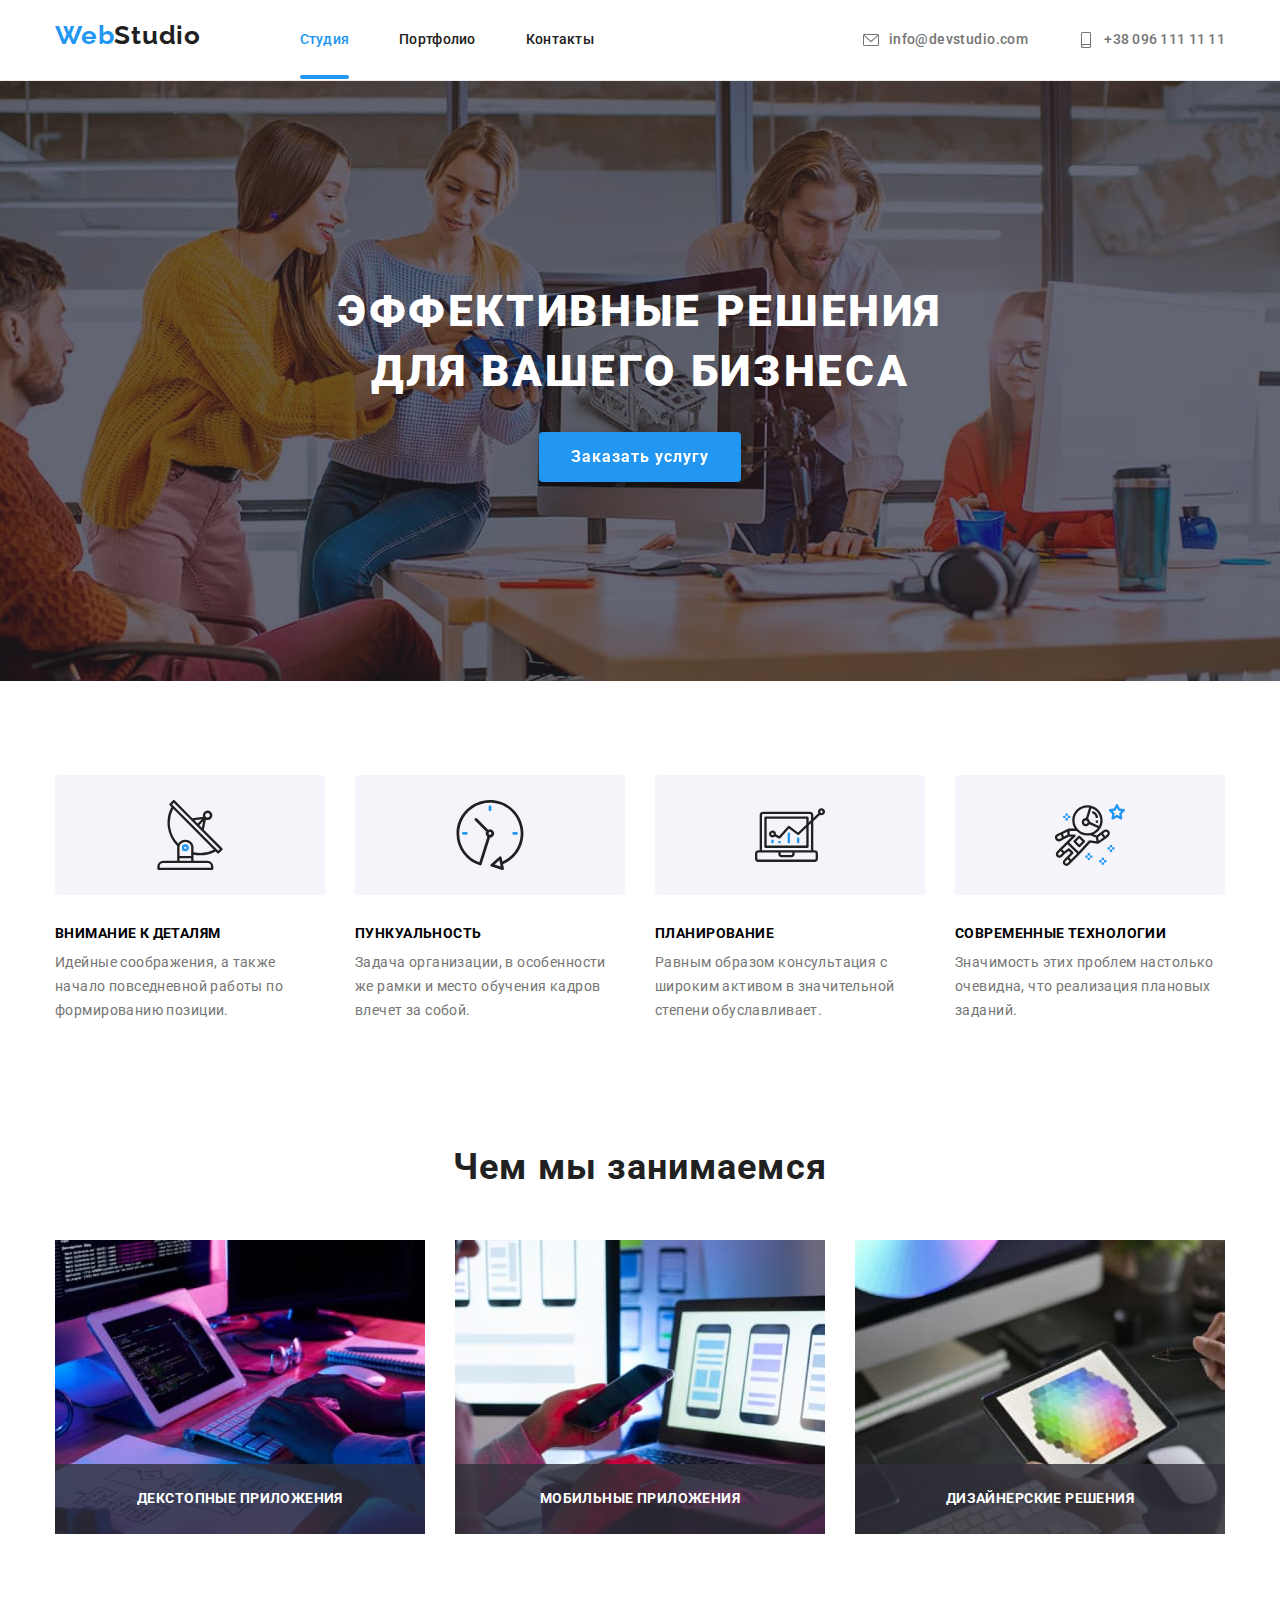
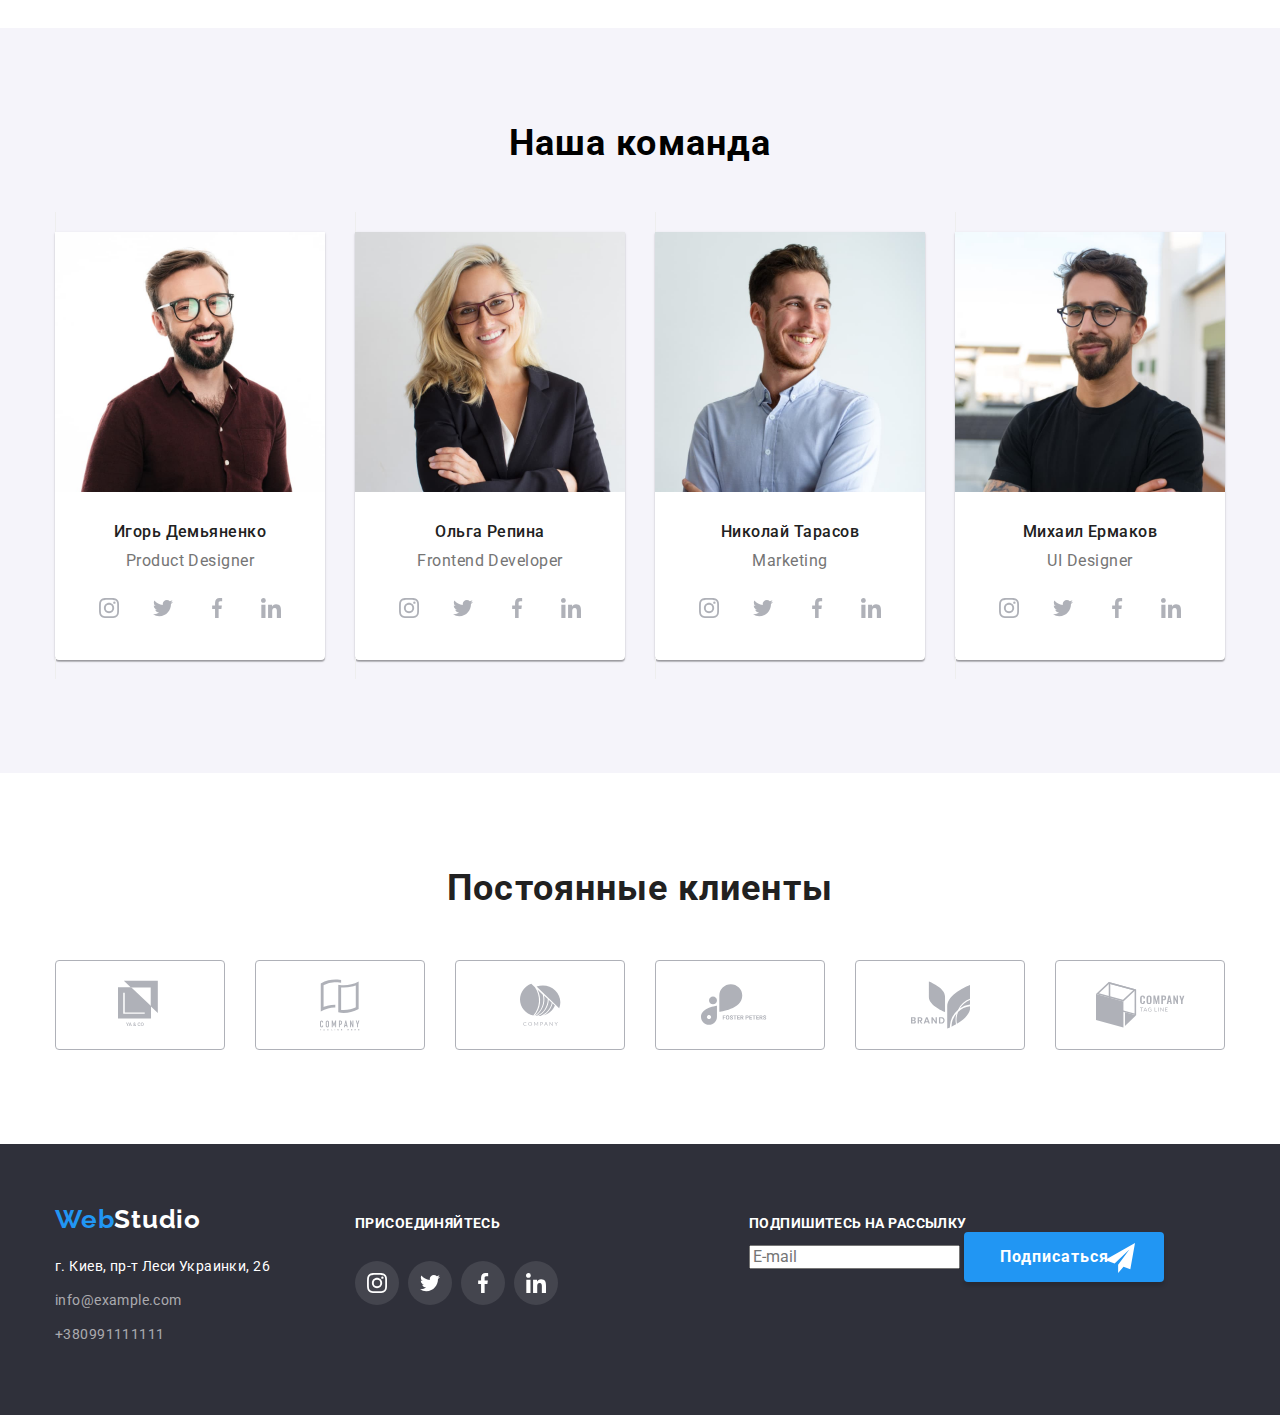
<file: index.html>
<!DOCTYPE html>
<html lang="ru">
  <head>
  <meta charset="UTF-8">
  <meta http-equiv="X-UA-Compatible" content="IE=edge">
  <meta name="viewport" content="width=device-width, initial-scale=1.0">
  <title>Студия</title>
  <link rel="preconnect" href="https://fonts.gstatic.com">
  <link href="https://fonts.googleapis.com/css2?family=Roboto:ital,wght@0,400;0,500;0,700;0,900;1,400;1,500;1,700;1,900&display=swap" rel="stylesheet">
  <link href="https://fonts.googleapis.com/css2?family=Raleway:wght@700&display=swap" rel="stylesheet">
  <link rel="stylesheet" href="https://cdnjs.cloudflare.com/ajax/libs/modern-normalize/1.0.0/modern-normalize.min.css"/>
  <link rel="stylesheet" href="./css/styles.css">
  </head>

  <body class="body">

  <!--Шапка-->
  <header class="header">
    <div class="container">

      <nav class="link-heading"> 
        <a href="./index.html" class="logo"><span>Web</span>Studio</a>

        <ul class="site-nav">
          <li class="menu-item"><a class="link current" href="./index.html">Студия</a></li>
          <li class="menu-item"><a class="link" href="./portfolio.html">Портфолио</a></li>
          <li class="menu-item"><a class="link" href="">Контакты</a></li>
        </ul>
      </nav> 

      <ul class="header-link">
        <li class="menu-item"><a  href="mailto:info@devstudio.com"  class="nav-link mail">
          <svg class="icon-envelope">
            <use href="./images/sprite.svg#icon-envelope"></use>
          </svg>
        info@devstudio.com</a></li>
        <li class="menu-item"><a  href="tel:+380961111111" class="nav-link phone"> 
          <svg class="icon-smartphone"> 
            <use href="./images/sprite.svg#icon-smartphone"></use>
          </svg>+38 096 111 11 11</a></li>
      </ul>
    </div>
  </header>
    
    <!--Неповторимый контент-->
    <main>
      <section class="title-bg overlay">
        <div class="title container">
          <h1 class="hero-title">Эффективные решения для вашего бизнеса</h1>
          <button class="title-button" type="button" data-modal-open>Заказать услугу</button> 
          <!-- Модальное окно -->
          <div class="backdrop is-hidden" data-modal>
            <form action="#" class="contact-form">
              <h2 class="contact-form-title">Оставьте свои данные, мы вам перезвоним</h2>
              <button data-modal-close class="modal-close-button" type="button">
                <svg class="modal-close-button-icon">
                  <use href="./images/sprite.svg#icon-close"></use>
                </svg>
              </button>
                
            </form>
          </div>
        </div>
      </section>
     
      <!-- Особенности -->
      <section class="features">
        <div class="container">
      
        <h2 class="hidden">Особенности</h2>
        <ul class="about-items">
    
          <li class="post-item">
            <div class="bg-icon">
            <svg class="icon-first" width="70px" height="70px">
              <use class="icon-size" href="./images/sprite.svg#icon-antenna"></use>
            </svg></div>
            <div class="content-item">
              <h3 class="post-heading">Внимание к деталям</h3>
              <p class="post-text">Идейные соображения, а также начало повседневной работы по формированию позиции.</p>
            </div>
          </li>
    
          <li class="post-item">
                        <div class="bg-icon">

            <svg class="icon-first" width="70px" height="70px">
              <use class="icon-size" href="./images/sprite.svg#icon-clock"></use>
            </svg></div>
            <div class="content-item">
            <h3 class="post-heading">ПУНКУАЛЬНОСТЬ</h3>
            <p class="post-text">Задача организации, в особенности же рамки и место обучения кадров влечет за собой.
            </p>
          </div>
          </li>
    
          <li class="post-item">
                        <div class="bg-icon">

            <svg class="icon-first" width="70px" height="70px">
              <use class="icon-size" href="./images/sprite.svg#icon-diagram"></use>
            </svg></div>
            <div class="content-item">

            <h3 class="post-heading">ПЛАНИРОВАНИЕ</h3>
            <p class="post-text">Равным образом консультация с широким активом в значительной степени обуславливает.</p>
          </div>
          </li>

          <li class="post-item"> 
                        <div class="bg-icon">

            <svg class="icon-first" width="70px" height="70px">
              <use class="icon-size" href="./images/sprite.svg#icon-astronaut"></use>
            </svg></div>
            <div class="content-item">
            <h3 class="post-heading">СОВРЕМЕННЫЕ ТЕХНОЛОГИИ</h3>
            <p class="post-text">Значимость этих проблем настолько очевидна, что реализация плановых заданий.
            </p>
          </div>
          </li>
        </ul>
        </div>
      </section>

        <!--Чем занимаемся-->
        <section class="section-act">
          <div class="container">
            <h2 class="title-act">Чем мы занимаемся</h2>
            <ul class="grip">
              <li class="item-act">
                <p class="act-text">Декстопные приложения</p> 
                <img src="./images/img-1.jpg" width="370" alt="Декстопные приложения"/></li>     
                <li class="item-act">
                  <p class="act-text">Мобильные приложения</p> 
                  <img src="./images/img-2.jpg" width="370" alt="Мобильные 
                  приложения"/></li>
                  <li class="item-act">
                    <p class="act-text">Дизайнерские решения</p> 
                    <img src="./images/img-3.jpg" width="370" alt="Дизайнерские 
                    решения"/></li>       
                  </ul> 
                </div>   
              </section>

        <!--Команда-->
          <section class="section-command">
            <div class="container">
             <h2 class="section-title">Наша команда</h2>
              <ul class="card-set">
                <li class="item">
                  <artical class="card">
                    <div class="command-card">
                      <img class="team-photo" src="./images/photo-1.jpg" width="270" alt="Игорь Демьяненко"/>
                      <div class="command-content">
                        <h3 class="card-heading">Игорь Демьяненко</h3> 
                        <p class="card-post">Product Designer</p>
                        <ul class="list social-icons">
                          <li class="social-icons-item">
                            <a href="" class="social-icon-link" target="_blank" rel="noreferrer noopener">
                              <svg class="icon">
                                <use href="./images/sprite.svg#icon-instagram"></use>
                              </svg>
                            </a>
                          </li>

                          <li class="social-icons-item">
                            <a href="" class="social-icon-link" target="_blank" rel="noreferrer noopener">
                              <svg class="icon">
                                <use href="./images/sprite.svg#icon-twitter"></use>
                              </svg>
                            </a>
                          </li>

                          <li class="social-icons-item">
                            <a href="" class="social-icon-link" target="_blank" rel="noreferrer noopener">
                              <svg class="icon">
                                <use href="./images/sprite.svg#icon-facebook"></use>
                              </svg>
                            </a>
                          </li>

                          <li class="social-icons-item">
                            <a href="" class="social-icon-link" target="_blank" rel="noreferrer noopener">
                              <svg class="icon">
                                <use href="./images/sprite.svg#icon-linkedin"></use>
                              </svg>
                            </a>
                          </li>
                                
                        </ul>
                      </div>
                    </div>
                  </artical>
                </li>
                      
                <li class="item">
                  <artical class="card">
                    <div class="command-card"> 
                      <img class="team-photo" src="./images/photo-2.jpg" width="270" alt="Ольга Репина"/>
                      <div class="command-content"> 
                        <h3 class="card-heading">Ольга Репина</h3>
                        <p class="card-post">Frontend Developer</p>
                        <ul class="list social-icons">

                          <li class="social-icons-item">
                            <a href="" class="social-icon-link" target="_blank" rel="noreferrer noopener">
                              <svg class="icon">
                                <use href="./images/sprite.svg#icon-instagram"></use>
                              </svg>
                            </a>
                          </li>

                          <li class="social-icons-item">
                            <a href="" class="social-icon-link" target="_blank" rel="noreferrer noopener">
                              <svg class="icon">
                                <use href="./images/sprite.svg#icon-twitter"></use>
                              </svg>
                            </a>
                          </li>

                          <li class="social-icons-item">
                            <a href="" class="social-icon-link" target="_blank" rel="noreferrer 
                            noopener">
                            <svg class="icon">
                              <use href="./images/sprite.svg#icon-facebook"></use>
                            </svg>
                          </a>
                        </li>

                        <li class="social-icons-item">
                          <a href="" class="social-icon-link" target="_blank" rel="noreferrer 
                          noopener">
                          <svg class="icon">
                            <use href="./images/sprite.svg#icon-linkedin"></use>
                          </svg>
                        </a>
                      </li>

                    </ul>
                  </div>
                </div>
              </artical>
            </li>
                  
                  <li class="item">
                    <artical class="card">
                      <div class="command-card">
                        <img class="team-photo" src="./images/photo-3.jpg" width="270" alt="Николай Тарасов"/>
                        <div class="command-content"> 
                          <h3 class="card-heading">Николай Тарасов</h3>
                          <p class="card-post">Marketing</p>
                          <ul class="list social-icons">

                            <li class="social-icons-item">
                              <a href="" class="social-icon-link" target="_blank" rel="noreferrer noopener">
                                <svg class="icon">
                                  <use href="./images/sprite.svg#icon-instagram"></use>
                                </svg>
                              </a>
                            </li>

                            <li class="social-icons-item">
                              <a href="" class="social-icon-link" target="_blank" rel="noreferrer noopener">
                                <svg class="icon">
                                  <use href="./images/sprite.svg#icon-twitter"></use>
                                </svg>
                              </a>
                            </li>

                            <li class="social-icons-item">
                              <a href="" class="social-icon-link" target="_blank" rel="noreferrer 
                              noopener">
                              <svg class="icon">
                                <use href="./images/sprite.svg#icon-facebook"></use>
                              </svg>
                            </a>
                          </li>
                          
                          <li class="social-icons-item">
                            <a href="" class="social-icon-link" target="_blank" rel="noreferrer noopener">
                              <svg class="icon">
                                <use href="./images/sprite.svg#icon-linkedin"></use>
                              </svg>
                            </a>
                          </li>

                        </ul>
                      </div>
                    </div>
                  </artical>
                </li>
                
                <li class="item">
                  <artical class="card">
                    <div class="command-card">
                      <img class="team-photo" src="./images/photo-4.jpg" width="270" alt="Михаил Ермаков"/>
                      <div class="command-content"> 
                        <h3 class="card-heading">Михаил Ермаков</h3>
                        <p class="card-post">UI Designer</p>
                        
                        <ul class="list social-icons">
                          
                          <li class="social-icons-item">
                            <a href="" class="social-icon-link" target="_blank" rel="noreferrer noopener">
                              <svg class="icon">
                                <use href="./images/sprite.svg#icon-instagram"></use>
                              </svg>
                            </a>
                          </li>
                          
                          <li class="social-icons-item">
                            <a href="" class="social-icon-link" target="_blank" rel="noreferrer noopener">
                              <svg class="icon">
                                <use href="./images/sprite.svg#icon-twitter"></use>
                              </svg>
                            </a>
                          </li>
                          
                          <li class="social-icons-item">
                            <a href="" class="social-icon-link" target="_blank" rel="noreferrer noopener">
                              <svg class="icon">
                                <use href="./images/sprite.svg#icon-facebook"></use>
                              </svg>
                            </a>
                          </li>

                          <li class="social-icons-item">
                            <a href="" class="social-icon-link" target="_blank" rel="noreferrer noopener">
                              <svg class="icon">
                                <use href="./images/sprite.svg#icon-linkedin"></use>
                              </svg>
                            </a>
                          </li>

                        </ul>
                      </div>
                    </div>
                  </artical>
                </li>
              </ul>
            </div>
          </section>

      <!-- Постоянные клиенты -->
      <section class="clients-bg">
        <div class="container">
          <h2 class="third-title">Постоянные клиенты</h2>
          <ul class="list clients">

            <li class="clients-item">
              <a href="" class="clients-link logo-one" target="_blank" rel="noopener noreferrer"> 
                <svg class="icon-clients" width="44px" height="">
                  <use href="./images/sprite.svg#icon-logo-1"></use>
                </svg>
              </a>
            </li>

            <li class="clients-item">
              <a href="" class="clients-link logo-two" target="_blank" rel="noopener noreferrer"> 
                <svg class="icon-clients" width="40px" height="">
                  <use href="./images/sprite.svg#icon-logo-2"></use>
                </svg>
              </a>
            </li>

            <li class="clients-item">
              <a href="" class="clients-link logo-three" target="_blank" rel="noopener noreferrer"> 
                <svg class="icon-clients" width="41px" height="">
                  <use href="./images/sprite.svg#icon-logo-3"></use>
                </svg>
              </a>
            </li>

            <li class="clients-item">
              <a href="" class="clients-link logo-four" target="_blank" rel="noopener noreferrer"> 
                <svg class="icon-clients" width="78px" height="">
                  <use href="./images/sprite.svg#icon-logo-4"></use>
                </svg>
              </a>
            </li>

            <li class="clients-item">
              <a href="" class="clients-link logo-five" target="_blank" rel="noopener noreferrer"> 
                <svg class="icon-clients" width="59px"  height="">
                  <use href="./images/sprite.svg#icon-logo-5"></use>
                </svg>
              </a>
            </li>

            <li class="clients-item">
              <a href="" class="clients-link logo-six" target="_blank" rel="noopener noreferrer"> 
                <svg class="icon-clients" width="89px" height="">
                  <use href="./images/sprite.svg#icon-logo-6"></use>
                </svg>
              </a>
            </li>
          </ul>
        </div>
      </section>
    </div>
  </main>

<!--Подвал-->
     <footer class="footer"> 
      <div class="container set">
        <div class="footer-box">
        <a href="./index.html" class="logo footer-logo"><span>Web</span><span class="studio">Studio</span></a>
     

        <address class="footer-fix"> 
            <ul class="footer-address-link">

              <li class="list-footer-item"><a class="maps" href="https://goo.gl/maps/kpo2gFMixc3sEq3g6"  target="_blank" rel="noopener noreferrer nofollow">г. Киев, пр-т Леси Украинки, 26</a></li>
              
              <li class="list-footer-item"><a href="mailto:info@example.com" class="footer-link">info@example.com</a></li>
              
              <li class="list-footer-item"><a href="tel:+380991111111" class="footer-link">+380991111111</a></li>
            </ul> 
        </address>
        </div>
        
        <div class="join-position">
          <h2 class="join">Присоединяйтесь</h2>
          <ul class="footer-list social-icons">
            <li class="footer-icons-item">
              <a href="" class="social-icon-link" target="_blank" rel="noreferrer noopener">
                <svg class="footer-icon">
                  <use href="./images/sprite.svg#icon-instagram"></use>
                </svg>
              </a>
            </li>

            <li class="footer-icons-item">
              <a href="" class="social-icon-link" target="_blank" rel="noreferrer noopener">
                <svg class="footer-icon">
                  <use href="./images/sprite.svg#icon-twitter"></use>
                </svg>
              </a>
            </li>
            
            <li class="footer-icons-item">
              <a href="" class="social-icon-link" target="_blank" rel="noreferrer noopener">
                <svg class="footer-icon">
                  <use href="./images/sprite.svg#icon-facebook"></use>
                </svg>
              </a>
            </li>

            <li class="footer-icons-item">
              <a href="" class="social-icon-link" target="_blank" rel="noreferrer noopener">
                <svg class="footer-icon">
                  <use href="./images/sprite.svg#icon-linkedin"></use>
                </svg>
              </a>
            </li>
          </ul>
        </div>

        <div class="footer-subscribe-div">
          <b class="join">Подпишитесь на рассылку</b>
          <form action="#" class="form-subscribe">
            <input type="email" name="user-email" id="user-email" placeholder="E-mail">
            <button class="footer-btn-subscribe" type="submit">
              <span class="footer-btn-text">Подписаться</span>
              <svg class="footer-btn-svg" widht="30px" height="30px">
                <use href="./images/sprite.svg#icon-icon-send"></use>
              </svg>
            </button>
          </form>
        </div>                          

      
      </div>
    </footer>
       <script src="./js/modal.js"></script>  
   </body>
</html>
</file>
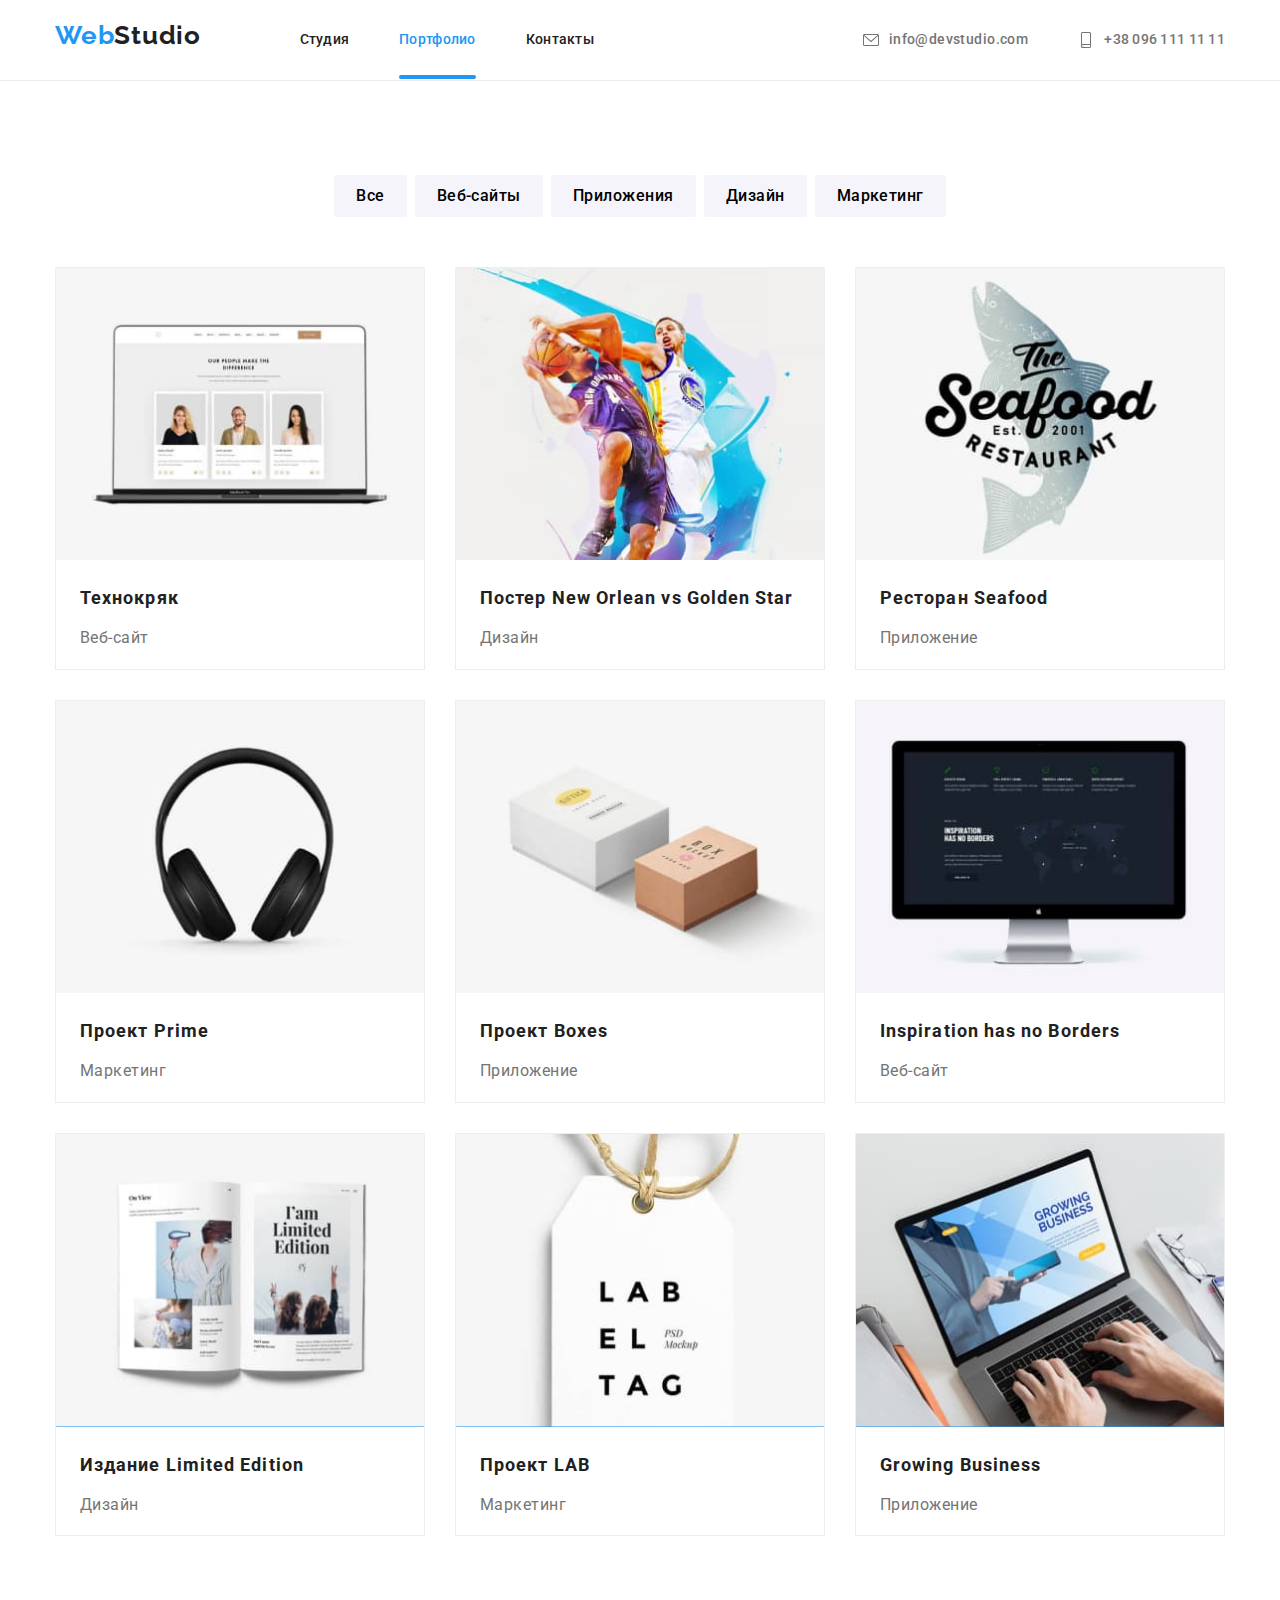
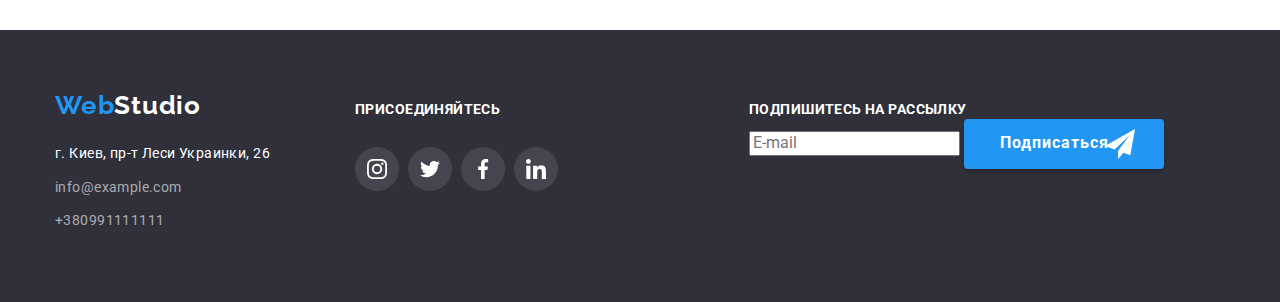
<file: portfolio.html>
<!DOCTYPE html>
<html lang="ru">
<head>
    <meta charset="UTF-8">
    <meta http-equiv="X-UA-Compatible" content="IE=edge">
    <meta name="viewport" content="width=device-width, initial-scale=1.0">
    <title>Портфолио</title>
    <link rel="preconnect" href="https://fonts.gstatic.com">
    <link href="https://fonts.googleapis.com/css2?family=Roboto:ital,wght@0,400;0,500;0,700;0,900;1,400;1,500;1,700;1,900&display=swap" rel="stylesheet">
    <link href="https://fonts.googleapis.com/css2?family=Raleway:wght@700&display=swap" rel="stylesheet">
    <link href="https://cdnjs.cloudflare.com/ajax/libs/modern-normalize/1.0.0/modern-normalize.min.css"      rel="stylesheet">
    <link rel="stylesheet" href="https://cdnjs.cloudflare.com/ajax/libs/modern-normalize/1.0.0/modern-normalize.min.css">
    <link rel="stylesheet" href="./css/styles.css">
</head>
<body>
   <!--Шапка-->
<header class="header">
  <div class="container">
    <nav class="link-heading">
      <a href="./index.html" class="logo"><span>Web</span>Studio</a>
      <ul class="site-nav">
        <li class="menu-item"><a class="link" href="./index.html">Студия</a></li>
        <li class="menu-item"><a class="link current" href="./portfolio.html">Портфолио</a></li>
        <li class="menu-item"><a class="link" href="" class="link">Контакты</a></li>
      </ul>
    </nav>

    <ul class="header-link">
      <li class="menu-item"><a href="mailto:info@devstudio.com" class="nav-link mail">
        <svg class="icon-envelope">
          <use href="./images/sprite.svg#icon-envelope"></use>
        </svg>
        info@devstudio.com</a></li>
        <li class="menu-item"><a href="tel:+380961111111" class="nav-link phone">
          <svg class="icon-smartphone">
            <use href="./images/sprite.svg#icon-smartphone"></use>
          </svg>+38 096 111 11 11</a></li>
        </ul>
      </div>
    </header>
<main >
<!-- Портфолио -->
<section class="portfolio-section">
  <div class="container">
    <ul class="buttons-list">
    <li class="button-item"><button class="filter-button" type="button">Все</button><li></li>
    <li class="button-item"><button class="filter-button" type="button">Веб-сайты</button><li></li>
    <li class="button-item"><button class="filter-button" type="button">Приложения</button><li></li>
    <li class="button-item"><button class="filter-button" type="button">Дизайн</button><li></li>
    <li class="button-item"><button class="filter-button" type="button">Маркетинг</button><li></li>
    </ul>

<!-- Проекты -->
<h2 class="project">Проекты</h2>
    <ul class="project-set">
        <li class="project-item">
          <a href="" class="hover">
            <div class="card">
                <div class="card-content">
                  <p class="overlay-text">Технокряк это современная площадка распространения коронавируса. Компании используют эту платформу для цифрового шпионажа и атак на защищённые сервера конкурентов.</p>
                    <img src="./images/images-portfolio/img-1.jpg" width="370" alt="Веб-сайт" >
                </div>
                <div class="card-text"> 
                    <h3 class="heading-text">Технокряк</h3>
                    <p class="text">Веб-сайт</p>
                 </div>
            </div>
          </a>
        </li>

        <li class="project-item">
          <a href="" class="hover">
            <div class="card">
              <div class="card-content">
                <p class="overlay-text">Технокряк это современная площадка распространения коронавируса. Компании используют эту платформу для цифрового шпионажа и атак на защищённые сервера конкурентов.</p>
                <img src="./images/images-portfolio/img-2.jpg" width="370" alt="Дизайн" >
              </div>
              <div class="card-text"> 
                <h3 class="heading-text">Постер New Orlean vs Golden Star</h3>
                <p class="text">Дизайн</p>
              </div>
          </div>
          </a>
        </li>

        <li class="project-item">
          <a href="" class="hover">
            <div class="card">
                <div class="card-content">
                  <p class="overlay-text">Технокряк это современная площадка распространения коронавируса. Компании используют эту платформу для цифрового шпионажа и атак на защищённые сервера конкурентов.</p>
            <img src="./images/images-portfolio/img-3.jpg" width="370" alt="Приложение" >
        </div>
        <div class="card-text"> 
            <h3 class="heading-text">Ресторан Seafood</h3>
            <p class="text">Приложение</p>
                </div>
            </div>
            </a>
        </li>

        <li class="project-item">
          <a href="" class="hover">
            <div class="card">
                <div class="card-content">
                  <p class="overlay-text">Технокряк это современная площадка распространения коронавируса. Компании используют эту платформу для цифрового шпионажа и атак на защищённые сервера конкурентов.</p>
            <img src="./images/images-portfolio/img-4.jpg" width="370" alt="Наушники" >
        </div>
        <div class="card-text"> 
            <h3 class="heading-text">Проект Prime</h3>
            <p class="text">Маркетинг</p>
                </div>
            </div>
            </a>
        </li>

        <li class="project-item">
          <a href="" class="hover">
            <div class="card">
                <div class="card-content">
                  <p class="overlay-text">Технокряк это современная площадка распространения коронавируса. Компании используют эту платформу для цифрового шпионажа и атак на защищённые сервера конкурентов.</p>
            <img src="./images/images-portfolio/img-5.jpg" width="370" alt="Боксы" >
        </div>
        <div class="card-text"> 
            <h3 class="heading-text">Проект Boxes</h3>
            <p class="text">Приложение</p>
                </div>
            </div>
            </a>
        </li>

        <li class="project-item">
          <a  href="" class="hover">
            <div class="card">
                <div class="card-content">
                  <p class="overlay-text">Технокряк это современная площадка распространения коронавируса. Компании используют эту платформу для цифрового шпионажа и атак на защищённые сервера конкурентов.</p>
            <img src="./images/images-portfolio/img-6.jpg" width="370" alt="Монитор" >
        </div>
        <div class="card-text"> 
            <h3 class="heading-text">Inspiration has no Borders</h3>
            <p class="text">Веб-сайт</p>
                </div>
            </div>
            </a>
        </li>

        <li class="project-item">
          <a href="" class="hover">
            <div class="card">
                <div class="card-content">
                  <p class="overlay-text">Технокряк это современная площадка распространения коронавируса. Компании используют эту платформу для цифрового шпионажа и атак на защищённые сервера конкурентов.</p>
            <img src="./images/images-portfolio/img-7.jpg" width="370" alt="Книга" >
        </div>
        <div class="card-text"> 
            <h3 class="heading-text">Издание Limited Edition</h3>
            <p class="text">Дизайн</p>
                </div>
            </div>
            </a>
        </li>

        <li class="project-item">
          <a href="" class="hover">
            <div class="card">
                <div class="card-content">
                  <p class="overlay-text">Технокряк это современная площадка распространения коронавируса. Компании используют эту платформу для цифрового шпионажа и атак на защищённые сервера конкурентов.</p>
            <img src="./images/images-portfolio/img-8.jpg" width="370" alt="ЛАБ" >
        </div>
        <div class="card-text"> 
            <h3 class="heading-text">Проект LAB</h3>
            <p class="text">Маркетинг</p>
                </div>
            </div>
            </a>
        </li>
        
        <li class="project-item">
          <a  href="" class="hover">
            <div class="card">
                <div class="card-content">
                  <p class="overlay-text">Технокряк это современная площадка распространения коронавируса. Компании используют эту платформу для цифрового шпионажа и атак на защищённые сервера конкурентов.</p>
            <img src="./images/images-portfolio/img-9.jpg" width="370" alt="Растущий бизнес" >
        </div>
        <div class="card-text"> 
            <h3 class="heading-text">Growing Business</h3>
            <p class="text">Приложение</p>
                </div>
            </div>
            </a>
        </li>
    </ul>
  </div>
</section>
</main>

<!--Подвал-->
<footer class="footer"> 
  <div class="container set">
    <div class="footer-box">
    <a href="./index.html" class="logo footer-logo"><span>Web</span><span class="studio">Studio</span></a>
 

    <address class="footer-fix"> 
        <ul class="footer-address-link">

          <li class="list-footer-item"><a class="maps" href="https://goo.gl/maps/kpo2gFMixc3sEq3g6"  target="_blank" rel="noopener noreferrer nofollow">г. Киев, пр-т Леси Украинки, 26</a></li>
          
          <li class="list-footer-item"><a href="mailto:info@example.com" class="footer-link">info@example.com</a></li>
          
          <li class="list-footer-item"><a href="tel:+380991111111" class="footer-link">+380991111111</a></li>
        </ul> 
    </address>
    </div>
    
    <div class="join-position">
      <h2 class="join">Присоединяйтесь</h2>
      <ul class="footer-list social-icons">
        <li class="footer-icons-item">
          <a href="" class="social-icon-link" target="_blank" rel="noreferrer noopener">
            <svg class="footer-icon">
              <use href="./images/sprite.svg#icon-instagram"></use>
            </svg>
          </a>
        </li>

        <li class="footer-icons-item">
          <a href="" class="social-icon-link" target="_blank" rel="noreferrer noopener">
            <svg class="footer-icon">
              <use href="./images/sprite.svg#icon-twitter"></use>
            </svg>
          </a>
        </li>
        
        <li class="footer-icons-item">
          <a href="" class="social-icon-link" target="_blank" rel="noreferrer noopener">
            <svg class="footer-icon">
              <use href="./images/sprite.svg#icon-facebook"></use>
            </svg>
          </a>
        </li>

        <li class="footer-icons-item">
          <a href="" class="social-icon-link" target="_blank" rel="noreferrer noopener">
            <svg class="footer-icon">
              <use href="./images/sprite.svg#icon-linkedin"></use>
            </svg>
          </a>
        </li>
      </ul>
    </div>

    <div class="footer-subscribe-div">
      <b class="join">Подпишитесь на рассылку</b>
      <form action="#" class="form-subscribe">
        <input type="email" name="user-email" id="user-email" placeholder="E-mail">
        <button class="footer-btn-subscribe" type="submit">
          <span class="footer-btn-text">Подписаться</span>
          <svg class="footer-btn-svg" weight="30px" height="30px">
            <use href="./images/sprite.svg#icon-icon-send"></use>
          </svg>
        </button>
      </form>
    </div>                          

  
  </div>
</footer>
  <script src="./js/modal.js"></script>
</body>
</html>
</file>
<file: css/styles.css>
/* CSS-переменные */
:root {
  --primary-text-color: #212121;
  --secondary-text-color: #757575;
  --accent-color: #2196f3;
  --secondary-background-color: #f5f4fa;
  --background-footer: #2f303a;
  --border-color-link: #afb1b8;
  --border-bottom: #ececec;
  --card-border: #eeeeee;
  --flex-basis-item: 3;
  --card-set-gap: 30px;
  --hero-main-color: #ffffff;
  --main-font: 'Roboto', sans-serif;
  --secondary-font: "Raleway", sans-serif;
  --logo-header-color: #000000;
  --logo-span-color: #2196F3;
  --logo-footer-color: #ffffff;
  --hero-main-color: #ffffff;
  --direction-link-color:#ffffff;
  --hover-color: #2196F3;
  --hover-filter-color: #ffffff;
  --title-color: #212121;
  --p-text-color:#757575;
  --white-color: #ffffff;
  --transition: 250ms cubic-bezier(0.4, 0, 0.2, 1);
}

*,
*::before,
*::after {
  box-sizing: inherit;
}

html {
  box-sizing: border-box;
}

ul,
h1,
h2,
h3,
h4,
p {
  padding: 0;
  margin: 0;
}

img {
  display: block;
  width: 100%;
}

body {
  font-family: "roboto", sans-serif;
  font-style: normal;
  font-weight: normal;
  letter-spacing: 0.03em;
  background-color: var(--white-color);
}

.header {
  border-bottom: 1px solid var(--border-bottom);
}


.container {
  width: 1200px;
  padding-right: 15px;
  padding-left: 15px;
  margin-right: auto;
  margin-left: auto;
}

.header .container {
  height: 80px;
  display: flex;
  align-items: center;
}



.header-link {
  display: inline-flex;
  justify-content: center;
  align-items: center;
  margin-left: auto;

  transition: 250ms cubic-bezier(0.4, 0, 0.2, 1);
}

.link-heading .link,
.header-link .nav-link {
  display: flex;
  align-items: center;
  
  transition: var(--transition);
}


.link {
  display: block;
  font-weight: 500;
  font-style: 14px;
  line-height: 1.4;
  letter-spacing: 0.02em;
  padding-top: 32px;
  padding-bottom: 32px;
  transition: var(--transition);
}

.nav-link {
  display: flex;
  justify-content: center;
  align-items: center;
  padding-top: 32px;
  padding-bottom: 32px;
  transition: var(--transition);
}

.header-link .icon-envelope {
  width: 16px;
  height: 16px;
  margin-right: 10px;
  fill: var(--secondary-text-color);
}

.header-link .icon-smartphone {
  width: 16px;
  height: 16px;
  margin-right: 10px;
  fill: var(--secondary-text-color);
}

.nav-link:hover .icon-envelope,
.nav-link:focus .icon-envelope,
.nav-link:hover .icon-smartphone,
.nav-link:focus .icon-smartphone {
  fill: var(--accent-color);
}

.social-icons /*ul*/ {
  display: inline-flex;
  justify-content: center;
  align-items: center;
}

.social-icons-item {
  margin-bottom: 30px;
}

.social-icons-item + .social-icons-item /*li*/ {
  margin-left: 10px;
}

.social-icon-link /*a*/ {
  display: flex;
  justify-content: center;
  align-items: center;
  width: 44px;
  height: 44px;
  border-radius: 50%;
}

.social-icon-link:focus,
.social-icon-link:hover /*a*/ {
  background-color: var(--accent-color);
}

.social-icon-link:hover .icon,
.social-icon-link:focus .icon {
  fill: var(--white-color);
}
.social-icons .icon {
  width: 20px;
  height: 20px;
  fill: #afb1b8;
  transition: var(--transition);

}

.content-item {
  display: block;
}

.features {
padding-top: 94px;}

.about-items {
  display: flex;
  margin-left: -30px;
}

.post-item {
  flex-basis: calc((100%-120px) / 4);
  margin-left: 30px;
  margin-bottom: 30px;
}

.bg-icon {

  display: flex;
  justify-content: center;
  align-items: center;
  width: 270px;
  height: 120px;

  background-size: auto;
  background: #f5f4fa;
  border-radius: 4px;
  margin-bottom: 30px;
}

.clients-bg {
  padding-top: 94px;
  padding-bottom: 94px;
  background-color: var(--white-color)
}

.third-title {
  font-size: 36px;
  line-height: 1.2;
  letter-spacing: 0.03em;
  margin-bottom: 50px;
  color: var(--primary-text-color);
}
.list /*ul*/ {
  display: flex;
  flex-basis: calc(100% / 6 - var(--card-set-gap));
}
.clients .clients-item {
  display: flex;
  justify-content: center;
  align-items: center;
}

.clients-link /*a*/ {
  display: flex;
  justify-content: center;
  align-items: center;
  width: 100%;
  height: 100%;
  /* border: 1px solid var(--border-color-link); */
  box-sizing: border-box;
  border-radius: 4px;
  color: var(--border-color-link);
  transition: var(--transition);

}

.clients .icon-clients {
  fill: currentColor;
  background-color: var(--white-color);
}

.clients-item + .clients-item /*li*/ {
  margin-left: 30px;
}
.clients-item {
  display: block;
  width: 170px;
  height: 90px;
  border: 1px solid #afb1b8;
  box-sizing: border-box;
  border-radius: 4px;
}

.clients-link:hover,
.clients-link:focus {
  color: var(--accent-color);
}

.clients-item:hover,
.clients-item:focus {
  cursor: pointer;
  background-color: var(--white-color);
  border: 1px solid var(--accent-color);
}
/* Логотип */
.logo {
  font-family: "Raleway", sans-serif;
  font-weight: 700;
  font-size: 26px;
  line-height: 1.2;
  letter-spacing: 0.03em;

  margin-right: 94px;
  padding-top: 32px;
  padding-bottom: 32px;
  transition: 250ms cubic-bezier(0.4, 0, 0.2, 1);
}


.link:focus {
  color: var(--accent-color);
}

.logo span {
  color: var(--accent-color);
}

/* Ссылки на наши контакты */
.nav-link {
  display: flex;
  color: var(--secondary-text-color);
  font-weight: 500;
  font-size: 14px;
  line-height: 1.14;
  letter-spacing: 0.02em;
}
.nav-link:hover,
.nav-link:focus {
  color: var(--accent-color);
}

/* вид ссылок */
a {
  font-style: normal;
  text-decoration: none;
  color: var(--primary-text-color);
}

/* Подсветка активной странички */
.site-nav {
  display: inline-flex;
}

.site-nav .link:hover,
.site-nav .link:focus {
  color: var(--accent-color);
}

.link.current {
  color: var(--accent-color);

}

.menu-item:not(:last-child) {
  margin-right: 50px;
}

.menu-item {
  position: relative;
}

.link.current::after {
  position: absolute;

  content: '';
  display: block;
  bottom: 1px;
  width: 100%;
  height: 4px;
  
  background: var(--accent-color);
  border-radius: 2px;
}

.link {
  display: flex;
  justify-content: center;
  align-items: center;
  font-weight: 500;
  font-size: 14px;
  line-height: 1.14;
  letter-spacing: 0.02em;
  color: var(--primary-text-color);
}

/* Заголовок страницы */

.title-bg {
  background-color: #2f303a;
  padding-top: 200px;
}

.title {
  font-weight: 900;
  font-size: 44px;
  line-height: 1.37;
  letter-spacing: 0.06em;
}

.title .hero-title {
  width: 696px;
  margin: 0 auto;
  font-weight: 900;
  font-size: 44px;
  text-align: center;
  letter-spacing: 0.06em;
  text-transform: uppercase;
  color: var(--white-color)
}

/* Buttons */
.title-button {
  color: var(--white-color);
  background-color: var(--accent-color);
  filter: drop-shadow(0px 4px 4px rgba(0, 0, 0, 0.25));
  border: none;
  border-radius: 4px;
  font-weight: 700;
  font-size: 16px;
  line-height: 1.87;
  display: flex;
  align-items: center;
  letter-spacing: 0.06em;
  cursor: pointer;
  margin: auto;
  margin-top: 30px;
  padding: 10px 32px;
  min-width: 200px;
  height: 50px;
  transition: var(--transition);
}


.button {
  cursor: pointer;
}

.subscribe-button {
  display: inline-flex;
  align-items: center;
  font-weight: bold;
  font-size: 16px;
  line-height: 1.87;
  letter-spacing: 0.06em;
  color: var(--white-color);
  padding-top: 10px;
  padding-right: 28px;
  padding-bottom: 10px;
  padding-left: 29px;
  background-color: var(--link-color);
  box-shadow: 0px 4px 4px rgb(0 0 0 / 15%);
  border-radius: 4px;
  cursor: pointer;
  transition: background-color 250ms cubic-bezier(0.4, 0, 0.2, 1), color 250ms cubic-bezier(0.4, 0, 0.2, 1);
}

.btn-button {
  font-weight: bold;
  font-size: 16px;
  line-height: 1.87;
  letter-spacing: 0.06em;
  color: var(--white-color);
}

.indent {
  margin-right: 10px;
}

.subscribe-input {
  width: 358px;
  font-size: 16px;
  line-height: 1.25;
  padding-top: 15px;
  padding-bottom: 15px;
  padding-left: 16px;
  margin-right: 12px;
  border: 1px solid rgba(255, 255, 255, 0.3);
  filter: drop-shadow(0px 4px 4px rgba(0, 0, 0, 0.15));
  border-radius: 4px;
  background-color: rgba(255, 255, 255, 0.1);
  color: var(--white-color);
}

/* Точки в списках нет */
li {
  list-style: none;
}

/* Скрываем заголовок "Особенности" */
.hidden {
  position: absolute;
  clip: rect(1px 1px 1px 1px);
  clip: rect(1px, 1px, 1px, 1px);
  padding: 0;
  border: 0;
  height: 1px;
  width: 1px;
  overflow: hidden;
}

/* Списки заголовка "Особенности" */
.features h2 {
  font-weight: 700;
  font-size: 14px;
  line-height: 1.14;
}

.features p {
  font-size: 14px;
  line-height: 1.7;
  color: var(--secondary-text-color);
}

.section-title {
  font-size: 36px;
  line-height: 1.17;
  margin-bottom: 50px;
  text-align: center;
  letter-spacing: 0.03em;
}


.post-heading {
  font-weight: bold;
  font-size: 14px;
  line-height: 1.15;
  letter-spacing: 0.03em;
  text-transform: uppercase;
}

.post-text {
  font-size: 14px;
  line-height: 1.15;
  letter-spacing: 0.03em;

  color: var(--primary-text-color);
  margin-top: 10px;
}

/* Чем мым занимаемся */
.section-act {
  padding-top: 94px;
  padding-bottom: 94px;
}

.title-act {
  text-align: center;
  font-weight: bold;
  font-size: 36px;
  line-height: 1.2;
  letter-spacing: 0.03em;
  margin-bottom: 50px;
  color: var(--primary-text-color);
}

.section-title p {
  font-size: 14px;
  line-height: 1.7;
  /* or 171% */
  letter-spacing: 0.03em;
  color: var(--p-text-color);
}

.grip {
  display: flex;
  flex-wrap: wrap;
  margin-left: -30px;
}

.item-act {
  position: relative;
  flex-basis: calc(100% / 3 - var(--card-set-gap));
  margin-left: var(--card-set-gap);
}

.act-text {
  position: absolute;
    left: 0;
    bottom: 0;
    display: flex;
    justify-content: center;
    text-align: center;
    align-items: center;
    color: var(--white-color);
    width: 100%;
    height: 70px;
    background-color: rgba(47, 48, 58, 0.8);
    font-weight: bold;
    font-size: 14px;
    line-height: 1.14;
    letter-spacing: 0.03em;
    text-transform: uppercase;
}



/* Наша команда */
.section-command {
  padding-top: 94px;
  padding-bottom: 94px;
  background-color: var(--secondary-background-color);
}

.title-team .item {
  display: inline-flex;
  justify-self: space-around;
}

.project-set > .item {
  flex-basis: calc(100% / 4 - var(--card-set-gap));
  margin-left: var(--card-set-gap);
  margin-top: var(--card-set-gap);
}

.command-card {
  background-color: var(--white-color);
  list-style: none;
  box-shadow: 0px 1px 3px rgb(0 0 0 / 12%), 0px 1px 1px rgb(0 0 0 / 14%),
    0px 2px 1px rgb(0 0 0 / 20%);
  border-radius: 0px 0px 4px 4px;
}


.section-title h3 {
  font-weight: 500;
  font-size: 16px;
  line-height: 19px;
  
  text-align: center;
  letter-spacing: 0.03em;
  
  color: var(--primary-text-color);
  margin-bottom: 10px;
}


.card-post {
  font-size: 16px;
  line-height: 19px;
  
  text-align: center;
  letter-spacing: 0.03em;
  
  color: var(--p-text-color);
  margin-bottom: 16px;
}

.team-photo {
  margin-bottom: 30px;
}

.card-heading {
font-weight: 500;
font-size: 16px;
line-height: 19px;

text-align: center;
letter-spacing: 0.03em;

margin-bottom: 10px;

color: var(--primary-text-color);
}

.buttons {
  padding-top: 90px;
  padding-bottom: 60px;
}
/* Card item */

.card-set {
  display: flex;
  margin-left: calc(-1 * var(--card-set-gap));
  margin-top: calc(-1 * var(--card-set-gap));
}

.card-set > .item {
  flex-basis: calc(100% / 3 - var(--card-set-gap));
  margin-left: var(--card-set-gap);
  margin-top: var(--card-set-gap);
}

/* CARD */

.project {
  display: none;
}

.card-content:hover .card-text,
.card-content:focus .card-text {
  background-color: rgba(33, 150, 243, 0.9);
  transform: translateY(0);
  box-shadow: 0px 1px 1px rgb(0 0 0 / 12%),
              0px 4px 4px rgb(0 0 0 / 6%),
              1px 4px 6px rgb(0 0 0 / 16%);
}

.card-content {
  position: relative;
  overflow: hidden;

  font-weight: 500;
  font-size: 16px;
  line-height: 1.2;
  letter-spacing: 0.03em;
  color: var(--primary-text-color);
}
 
.overlay-text {
  position: absolute;
  top: 0;
  left: 0;

  width: 100%;
  height: 100%;
  padding: 63px 24px;

  font-weight: 400;
  font-size: 18px;
  line-height: 1.56;
  letter-spacing: 0.03em;
  color: var(--white-color);
  background-color:  rgba(33, 150, 243, 0.9);

  transform: translateY(100%);
  transition: var(--transition);
}

.card:hover .overlay-text,
.hover:focus .overlay-text {
  transform: translateY(0);
}


.third-title {
  display: flex;
  justify-content: center;
}

/* logo в футере */
.footer .studio {
  color: var(--white-color);
}

.footer {
  padding-top: 60px;
  padding-bottom: 60px;
  color: rgba(255, 255, 255, 0.6);
  background-color: var(--background-footer);
}

.footer-fix {
  margin-top: 20px;
}

.footer-address-link + .footer-address-link {
  padding-bottom: 20px;
}

.footer-address-link {
  font-size: 14px;
  line-height: 1.7;
  letter-spacing: 0.03em;
  color: hsla(0, 0%, 100%, 0.6);
  transition: 250ms cubic-bezier(0.4, 0, 0.2, 1);
}

.nav-link {
  display: flex;
}

.list-footer-item {
  margin-bottom: 9px;
}

.list-footer-item + .list-footer-item {
  margin-bottom: 9px;
}

.address-link {
  font-size: 14px;
  line-height: 1.7;
  letter-spacing: 0.03em;
  color: hsla(0, 0%, 100%, 0.6);
}

.footer-link {
  font-size: 14px;
  line-height: 24px;
  /* or 171% */

  letter-spacing: 0.03em;

  color: rgba(255, 255, 255, 0.6);
  transition: 250ms cubic-bezier(0.4, 0, 0.2, 1);

}

.footer-link:hover,
.footer-link:focus {
  color: var(--accent-color);
}

.footer-icon {
  width: 20px;
  height: 20px;
  fill: var(--white-color);
  transition: var(--transition);
}

.join,
.subscribe-title {
  font-weight: bold;
  font-size: 14px;
  line-height: 16px;
  letter-spacing: 0.03em;
  text-transform: uppercase;

  color: var(--white-color);
  margin-bottom: 30px;
}

.address-link li {
  padding-top: 9px;
}

.set {
  display: flex;
  align-items: baseline;
}

.footer-subscribe-div{
  margin-left: 94px;
}
.footer-subscribe-form{
  margin-top: 20px;
}
.footer-subscribe-form input[type=email]{
  width: 358px;
  padding-top: 15px;
  padding-bottom: 15px;
  padding-left: 16px;
  margin-right: 12px;
  border: 1px solid rgba(255, 255, 255, 0.3);
  box-sizing: border-box;
  border-radius: 4px;
  background-color: transparent;
  color: var(--logo-footer-color);
}
.footer-btn-subscribe{
  position: relative;
  font-weight: 700;
  font-size: 16px;
  line-height: 1.875;
  letter-spacing: 0.06em;
  width: 200px;
  height: 50px;
  color: var(--white-color);
  background-color: var(--accent-color);
  box-shadow: 0px 4px 4px rgba(0, 0, 0, 0.15);
  border-radius: 4px;
  border: none;
  font-weight: bold;
}

.footer-btn-text {
  position: absolute;
  padding-left: 30px;
}

.footer-btn-svg {
  fill: var(--white-color);
}

.footer-btn-text,
.footer-btn-svg{
  display: inline-flex;
  vertical-align: middle;
}

.footer-box,
.join-position,
.footer-subscribe {
  flex-basis: calc((50% - 45px) / 2);
  margin-right: 30px;
}


.footer-icons-item {
  display: flex;
  justify-content: center;
  align-items: center;
  width: 44px;
  height: 44px;
  border-radius: 50%;
  background: rgba(255, 255, 255, 0.1);
  transition: 250ms cubic-bezier(0.4, 0, 0.2, 1);
}

.footer-icons-item + .footer-icons-item {
  margin-left: 9px;
}

.studio {
  color: var(--white-color);
  transition: 250ms cubic-bezier(0.4, 0, 0.2, 1);
}

.maps {
  color: var(--white-color);
}

.maps,
.mail,
.tel {
  font-size: 14px;
  line-height: 1.71;
  letter-spacing: 0.03em;
  transition: var(--transition);

}

.maps:hover,
.mail:hover,
.tel:hover,
.maps:focus,
.mail:focus,
.tel:focus {
  color: var(--accent-color);
}

/* CSS -ПОРТФОЛИО- */
.portfolio-section {
  padding-top: 94px;
  padding-bottom: 94px;
}

.buttons-list {
  padding-bottom: 50px;
  display: flex;
  justify-content: center;
}

.button-item:not(:first-child) {
  padding-left: 8px;
}

.filter-button{
  font-weight: 500;
  font-size: 16px;
  line-height: 1.62;
  text-align: center;
  letter-spacing: 0.03em;
  background-color: var(--secondary-background-color);
  color: var(--main-color);
}

.filter-button,
.subscribe-button {
  padding: 8px 22px;
  border: none;
  border-radius: 2px;

  transition: background-color 250ms cubic-bezier(0.4, 0, 0.2, 1);
}

.buttons {
  font-weight: 500;
  font-size: 16px;
  line-height: 1.62;
  letter-spacing: 0.03em;
  border: none;
  margin-top: 81px;
  margin-bottom: 94px;

  transition: background-color 250ms cubic-bezier(0.4, 0, 0.2, 1);
}

.button:hover,
.button:focus,
.filter-button:hover,
.filter-button:focus,
.subscribe-button {
  cursor: pointer;
  color: var(--white-color);
  background-color: var(--accent-color);
  box-shadow: 0px 4px 4px rgba(0, 0, 0, 0.25);
}

.card:hover,
.card:focus {
  filter: drop-shadow(0px 4px 4px rgba(0, 0, 0, 0.25));
}

.project-set {
  padding: 0;
  display: flex;
  flex-wrap: wrap;
  margin-top: calc(-1 * var(--card-set-gap));
  margin-right: calc(-1 * var(--card-set-gap));
}

.project-set > .project-item {
  flex-basis: calc(100% / 3 - var(--card-set-gap));
  margin-top: var(--card-set-gap);
  margin-right: var(--card-set-gap);
}

.card {
  background: var(--white-color);
  border: 1px solid var(--card-border);
  box-sizing: border-box;
}

.card-text {
  padding: 20px 24px 16px 24px;
}

.heading-text {
  font-weight: bold;
  font-size: 18px;
  line-height: 2;
  letter-spacing: 0.06em;
  color: var(--primary-text-color);
  padding-bottom: 8px;
}

.text {
  font-size: 16px;
  line-height: 1.8;
  letter-spacing: 0.03em;
  color: var(--p-text-color);
}

/* Overlay */
.overlay {
  height: 600px;
  margin-left: auto;
  margin-right: auto;
  background-color: var(--background-footer);

  background-image: linear-gradient(to right, rgba(47,48,58,0.4), rgba(47,48,58,0.4)), url(../images/hero-bg.jpg);
  background-position: center; 
  background-size: cover; 
}

/* Модальное окно */

.backdrop.is-hidden{
  visibility: hidden;
  opacity: 0;
  pointer-events: none;
}

.backdrop{
  position: fixed;
  display: flex;
  left:50%;
  top:50%;
  transform: translate(-50%,-50%);
  z-index: 100;

  width: 100%;
  height: 100%;

  justify-content: center;
  align-items: center;
  background-color: rgba(0, 0, 0, 0.2);
  transition: opacity 250ms cubic-bezier(0.4, 0, 0.2, 1);
}

.contact-form{
  position: absolute;
  top: 50%;
  left: 50%;
  transform: translate(-50%,-50%);

  display: flex;
  flex-direction: column;
  /* width: 448px; */

  width: 528px;
height: 581px;
  
  padding: 40px;
  padding-bottom: 0;

  background-color: var(--hero-main-color);
  box-shadow: 0px 1px 3px rgba(0, 0, 0, 0.12), 0px 1px 1px rgba(0, 0, 0, 0.14), 0px 2px 1px rgba(0, 0, 0, 0.2);
  border-radius: 4px;
}

.contact-form-title{
  font-style: normal;
  font-family: Roboto;
  font-weight: bold;
  font-size: 20px;
  text-align: center;
  line-height: 1.15;
  letter-spacing: 0.03em;
  color: var(--primary-text-color);
  margin-bottom: 30px;
}

.modal-close-button{
  position: absolute;
  top: 10px;
  right: 10px;
  transition: fill 250ms cubic-bezier(0.4, 0, 0.2, 1);

  display: flex;
  width: 30px;
  height: 30px;
  background: var(--white-color);
  border: 1px solid rgba(0, 0, 0, 0.1);
  box-sizing: border-box;
  border-radius: 50%;
  cursor: pointer;
  padding:0;
}

.modal-close-button:hover,
.modal-close-button:focus{
  fill: var(--hover-color);
}

.modal-close-button-icon{
  justify-content: center;
  width: 30px;
  height: 30px;
  padding: 6px;
}
</file>
